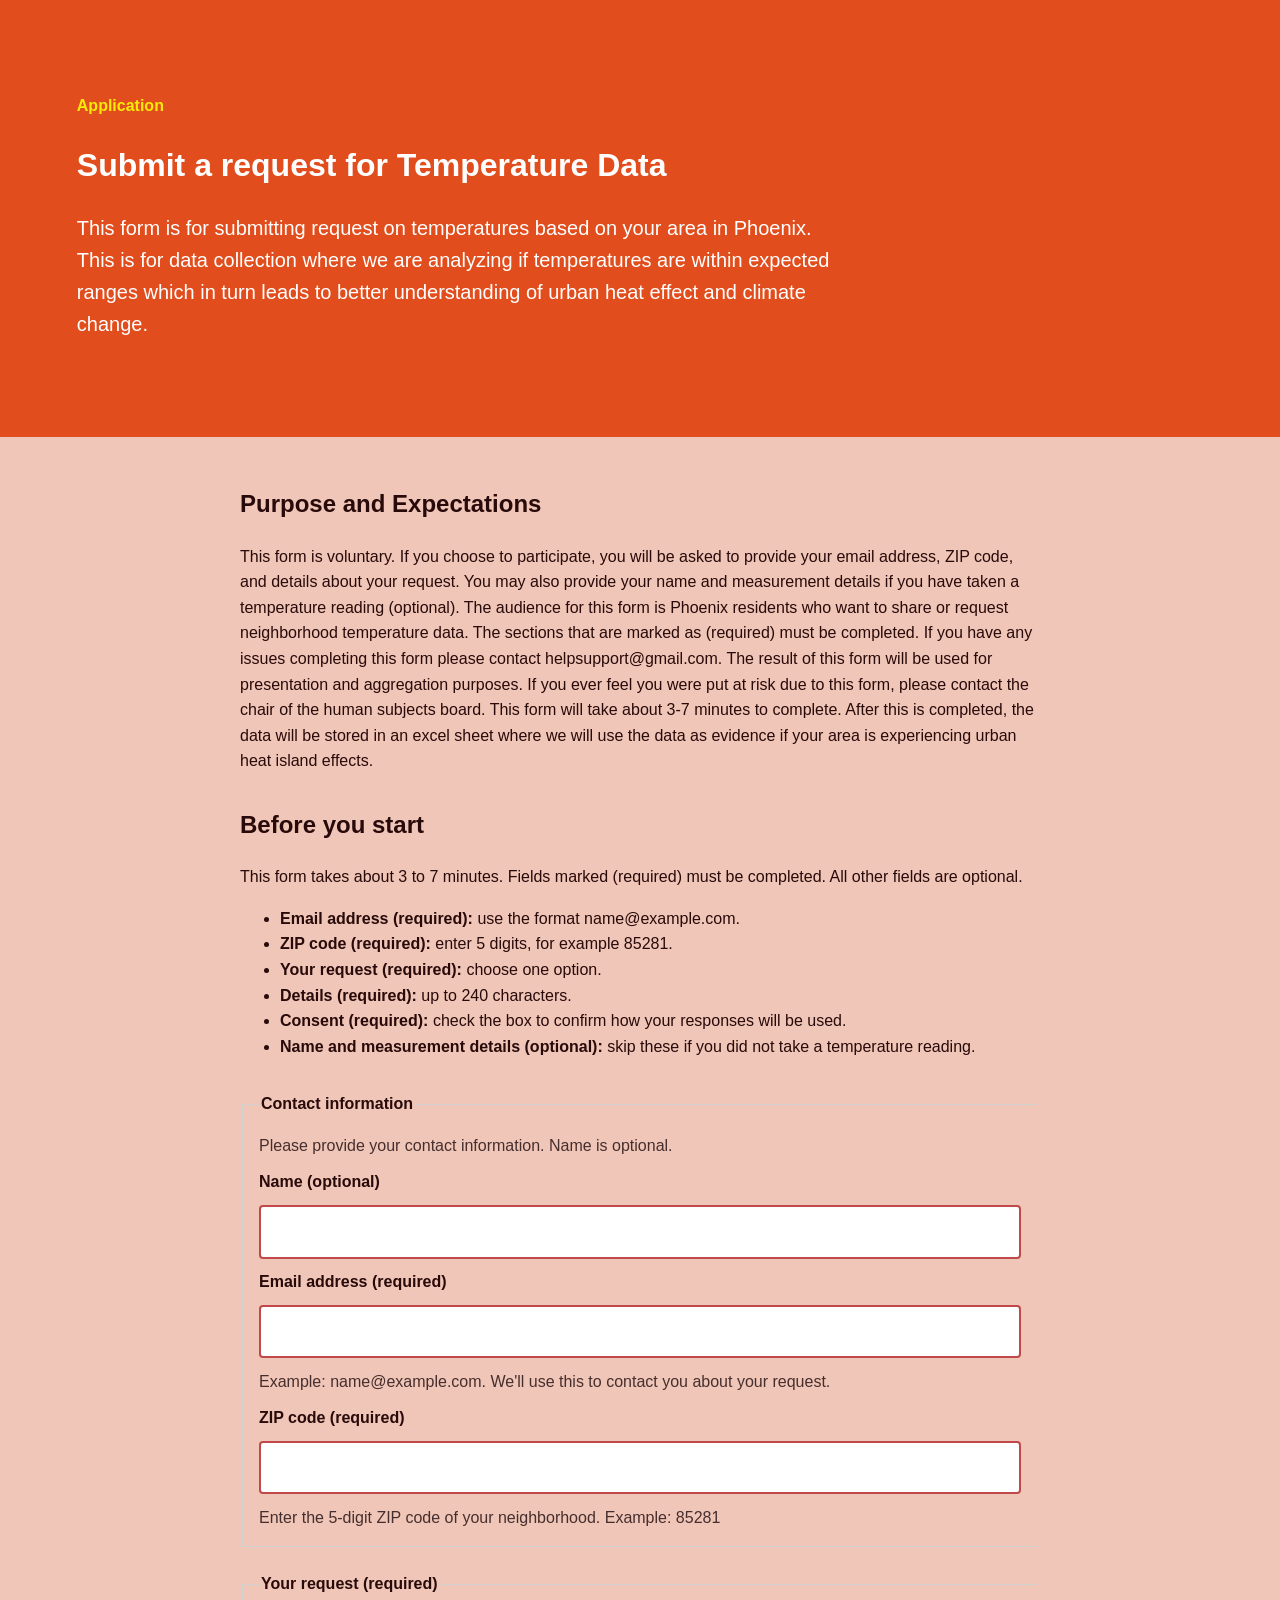
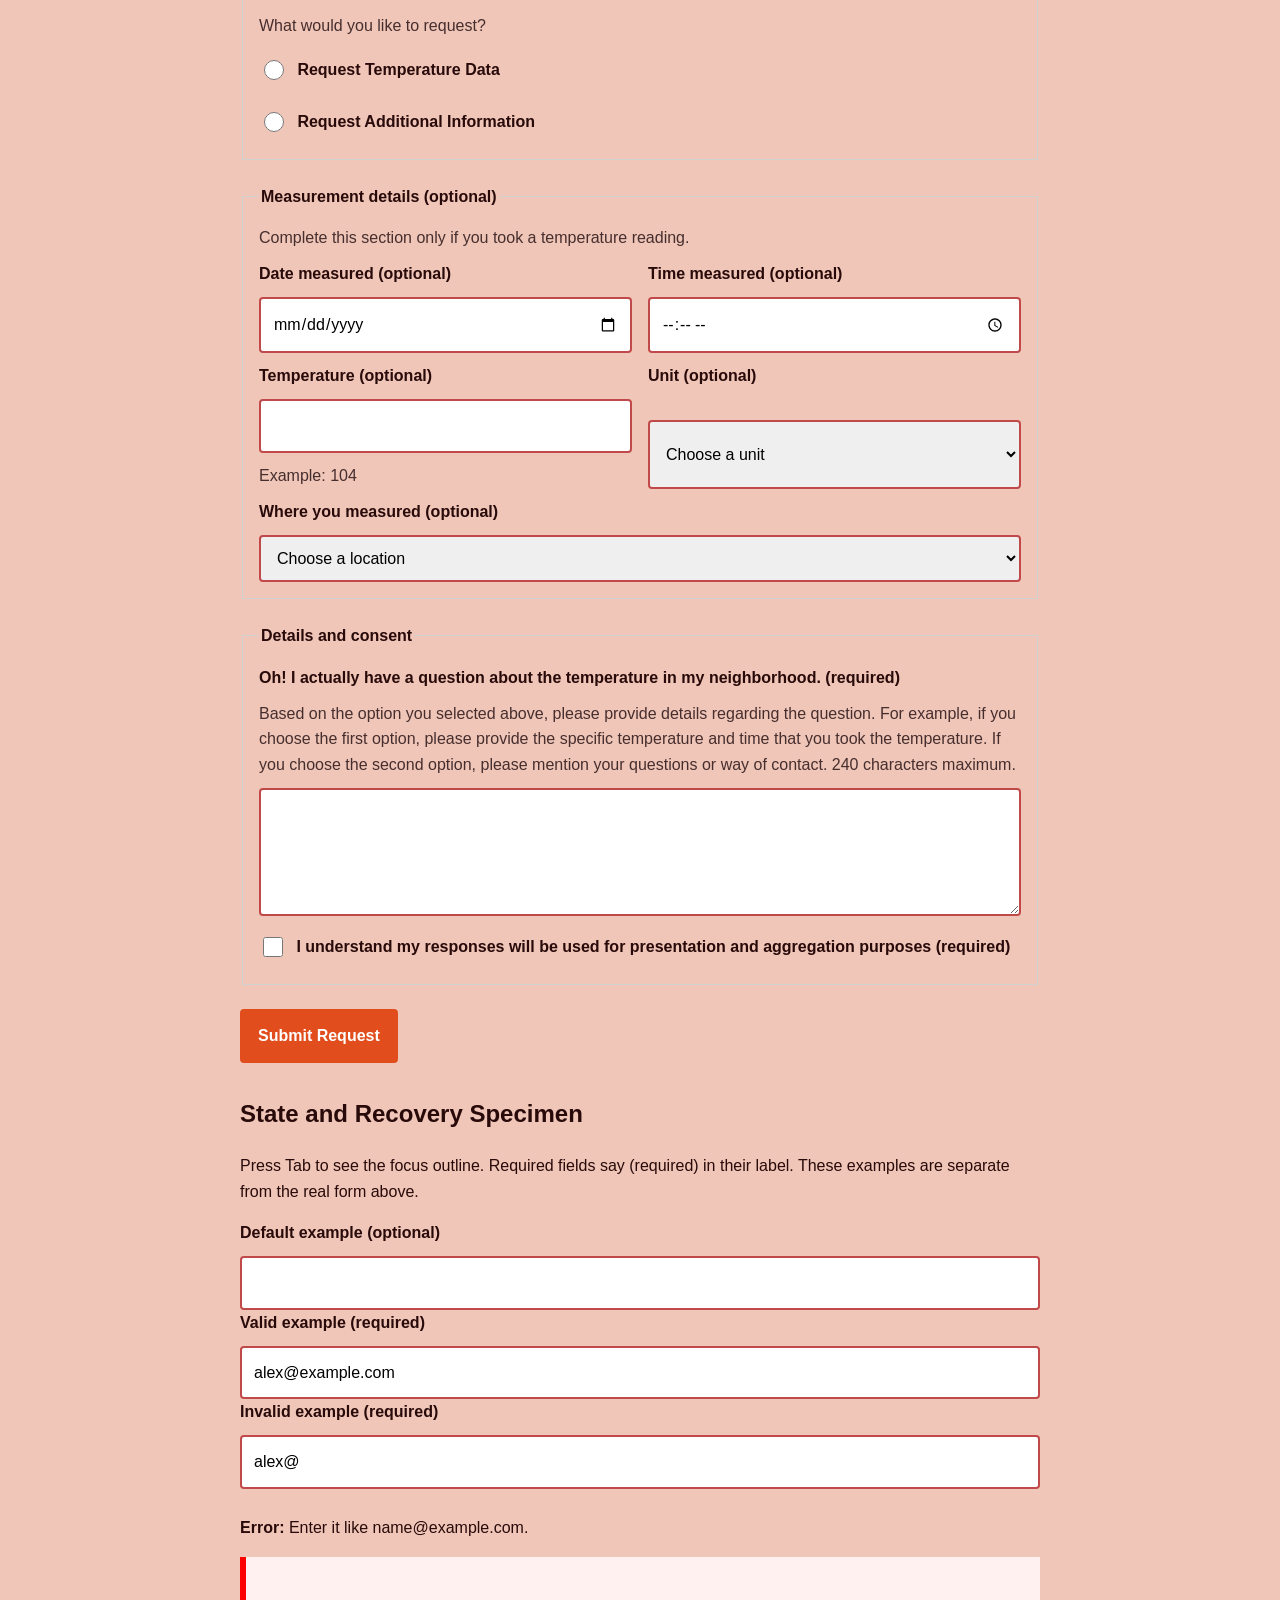
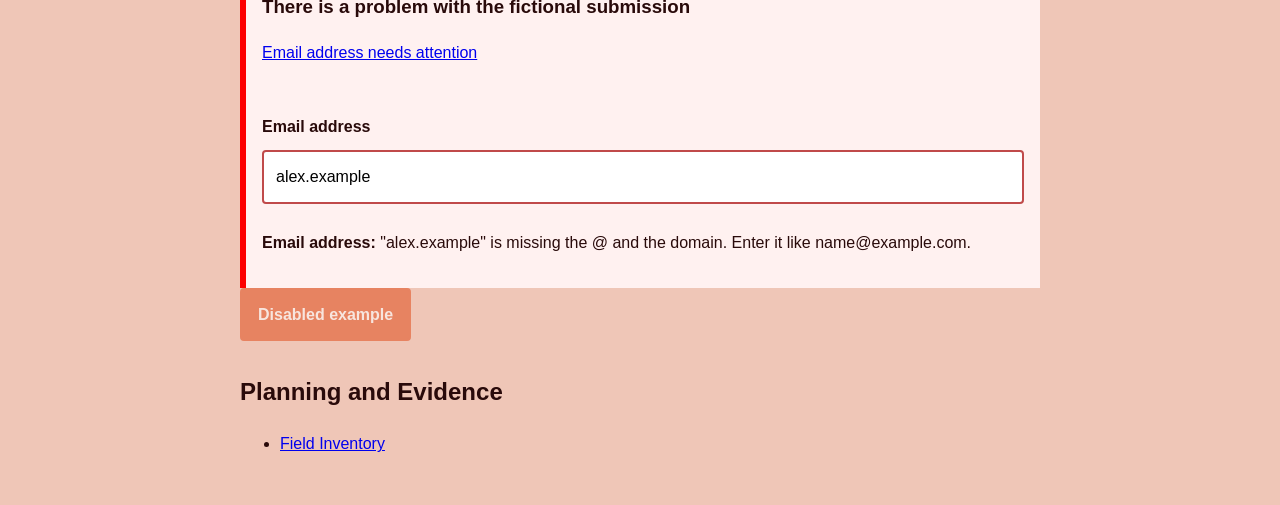
<file: index.html>
<!doctype html>
<html lang="en">
    <head>
        <meta charset="utf-8">
        <meta name="viewport" content="width=device-width,initial-scale=1">
        <title>Inclusive Form Flow</title>
        <link rel="stylesheet" href="styles.css">
    </head>
    <body>
        <header class="page-header">
            <p class="eyebrow">Application</p>
            <h1>Submit a request for Temperature Data</h1>
            <p class="lede">This form is for submitting request on temperatures based on your area in Phoenix. This is for data collection where we are analyzing if temperatures are within expected ranges which in turn leads to better understanding of urban heat effect and climate change.</p>
        </header>
        <main>
            <section id="expectations">
                <h2>Purpose and Expectations</h2>
                <p>This form is voluntary. If you choose to participate, you will be asked to provide your email address, ZIP code, and details about your request. You may also provide your name and measurement details if you have taken a temperature reading (optional).
                    The audience for this form is Phoenix residents who want to share or request neighborhood temperature data.
                    The sections that are marked as (required) must be completed.
                    If you have any issues completing this form please contact helpsupport@gmail.com.
                    The result of this form will be used for presentation and aggregation purposes.
                    If you ever feel you were put at risk due to this form, please contact the chair of the human subjects board.
                    This form will take about 3-7 minutes to complete. After this is completed, the data will be stored in an excel sheet where we will use the data as evidence if your area is experiencing urban heat island effects.</p>
            </section>
            <section id="before-you-start">
                <h2>Before you start</h2>
                <p>This form takes about 3 to 7 minutes. Fields marked (required) must be completed. All other fields are optional.</p>
                <ul>
                    <li><strong>Email address (required):</strong> use the format name@example.com.</li>
                    <li><strong>ZIP code (required):</strong> enter 5 digits, for example 85281.</li>
                    <li><strong>Your request (required):</strong> choose one option.</li>
                    <li><strong>Details (required):</strong> up to 240 characters.</li>
                    <li><strong>Consent (required):</strong> check the box to confirm how your responses will be used.</li>
                    <li><strong>Name and measurement details (optional):</strong> skip these if you did not take a temperature reading.</li>
                </ul>
            </section>
            <form  method="get">
                <fieldset>
                    <legend>Contact information</legend>
                    <p class="help">Please provide your contact information. Name is optional.</p>
                    <div class="field">
                        <label for="name">Name (optional)</label>
                        <input id="name" name="name" type="text" autocomplete="name">
                    </div>
                    <div class="field">
                        <label for="email">Email address (required)</label>
                        <input id="email" name="email" type="email" autocomplete="email" required aria-describedby="email-help">
                        <p class="help" id="email-help">Example: name@example.com. We'll use this to contact you about your request.</p>
                    </div>
                    <div class="field">
                        <label for="zip">ZIP code (required)</label>
                        <input id="zip" name="zip" type="text" inputmode="numeric" autocomplete="postal-code" maxlength="5" required aria-describedby="zip-help">
                        <p class="help" id="zip-help">Enter the 5-digit ZIP code of your neighborhood. Example: 85281</p>
                    </div>
                </fieldset>
                <fieldset>
                    <legend>Your request (required)</legend>
                    <p class="help">What would you like to request?</p>
                    <label class="choice">
                        <input type="radio" name="request_type" value="temperature-data" required> Request Temperature Data
                    </label>
                    <label class="choice">
                        <input type="radio" name="request_type" value="additional-info" required> Request Additional Information
                    </label>
                </fieldset>
                <fieldset>
                    <legend>Measurement details (optional)</legend>
                    <p class="help">Complete this section only if you took a temperature reading.</p>
                    <div class="paired-fields">
                        <div class="field">
                            <label for="measured-date">Date measured (optional)</label>
                            <input id="measured-date" name="measured_date" type="date">
                        </div>
                        <div class="field">
                            <label for="measured-time">Time measured (optional)</label>
                            <input id="measured-time" name="measured_time" type="time">
                        </div>
                    </div>
                    <div class="paired-fields">
                        <div class="field">
                            <label for="temperature">Temperature (optional)</label>
                            <input id="temperature" name="temperature" type="number" min="-20" max="150" step="0.1" aria-describedby="temperature-help">
                            <p class="help" id="temperature-help">Example: 104</p>
                        </div>
                        <div class="field">
                            <label for="unit">Unit (optional)</label>
                            <select id="unit" name="unit">
                                <option value="">Choose a unit</option>
                                <option value="fahrenheit">°F</option>
                                <option value="celsius">°C</option>
                            </select>
                        </div>
                    </div>
                    <div class="field">
                        <label for="measure-location">Where you measured (optional)</label>
                        <select id="measure-location" name="measure_location">
                            <option value="">Choose a location</option>
                            <option value="outdoors-sun">Outdoors, in the sun</option>
                            <option value="outdoors-shade">Outdoors, in the shade</option>
                            <option value="indoors">Indoors</option>
                            <option value="vehicle">Inside a vehicle</option>
                        </select>
                    </div>
                </fieldset>
                <fieldset>
                    <legend>Details and consent</legend>
                    <div class="field">
                        <label for="details">Oh! I actually have a question about the temperature in my neighborhood. (required)</label>
                        <p class="help" id="details-help">Based on the option you selected above, please provide details regarding the question. For example, if you choose the first option, please provide the specific temperature and time that you took the temperature. If you choose the second option, please mention your questions or way of contact. 240 characters maximum.</p>
                        <textarea id="details" name="details" maxlength="240" required aria-describedby="details-help"></textarea>
                    </div>
                    <label class="choice">
                        <input type="checkbox" name="consent" value="agreed" required> I understand my responses will be used for presentation and aggregation purposes (required)
                    </label>
                </fieldset>
                <button type="submit">Submit Request</button>
            </form>
            <section id="states">
                <h2>State and Recovery Specimen</h2>
                <p>Press Tab to see the focus outline. Required fields say (required) in their label. These examples are separate from the real form above.</p>
                <div class="field">
                    <label for="spec-default">Default example (optional)</label>
                    <input id="spec-default" type="text">
                </div>
                <div class="field state-valid">
                    <label for="spec-valid">Valid example (required)</label>
                    <input id="spec-valid" type="email" value="alex@example.com" required>
                </div>
                <div class="field state-invalid">
                    <label for="spec-invalid">Invalid example (required)</label>
                    <input id="spec-invalid" type="email" value="alex@" required aria-invalid="true" aria-describedby="spec-invalid-msg">
                    <p class="msg-invalid" id="spec-invalid-msg"><strong>Error:</strong> Enter it like name@example.com.</p>
                </div>
                <div class="error-summary" role="alert" tabindex="-1">
                    <h3>There is a problem with the fictional submission</h3>
                    <p><a href="#error-example">Email address needs attention</a></p>
                </div>
                <div class="field field-error">
                    <label for="error-example">Email address</label>
                    <input id="error-example" type="email" value="alex.example" aria-invalid="true" aria-describedby="error-message">
                    <p id="error-message"><strong>Email address:</strong> "alex.example" is missing the @ and the domain. Enter it like name@example.com.</p>
                </div>
                <button type="button" disabled>Disabled example</button>
            </section>
            <section id="documentation">
                <h2>Planning and Evidence</h2>
                <ul>
                    <li><a href="field-inventory.html">Field Inventory</a></li>
                </ul>
            </section>
        </main>
    </body>
</html>
</file>
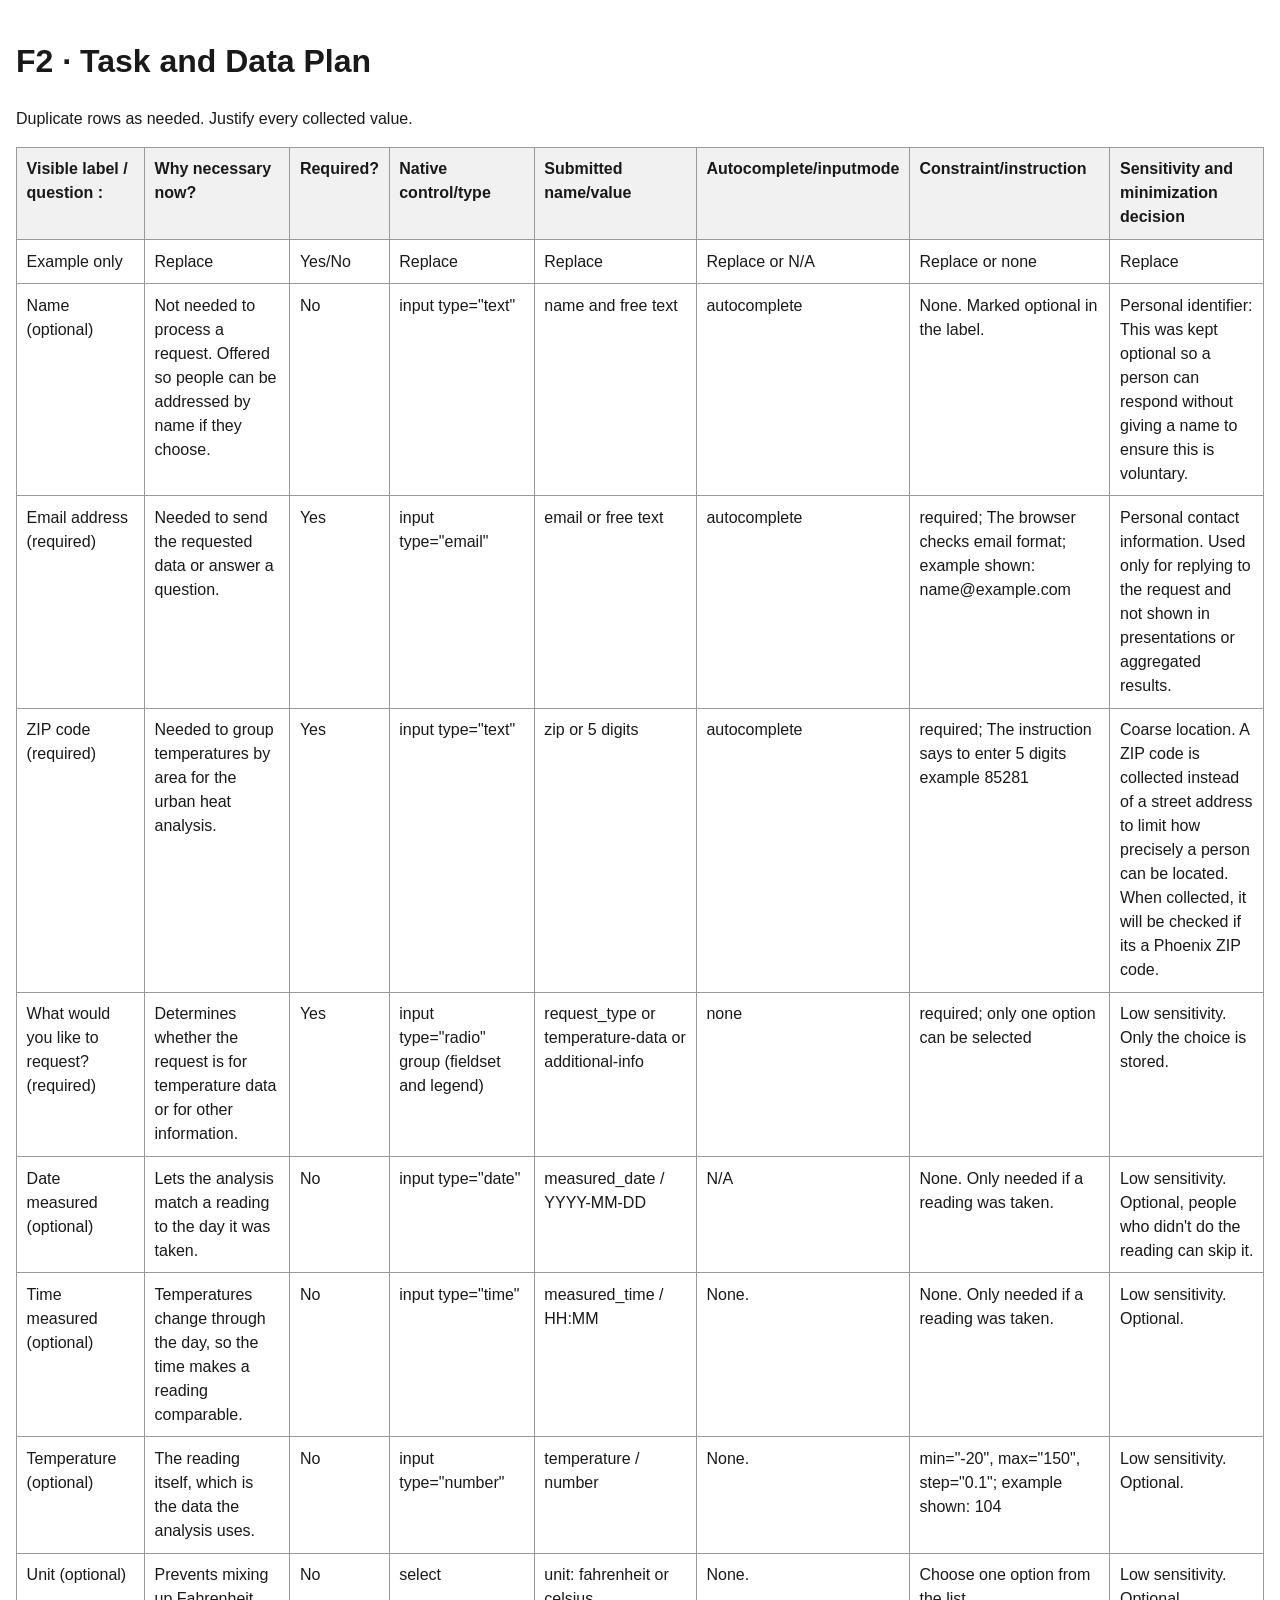
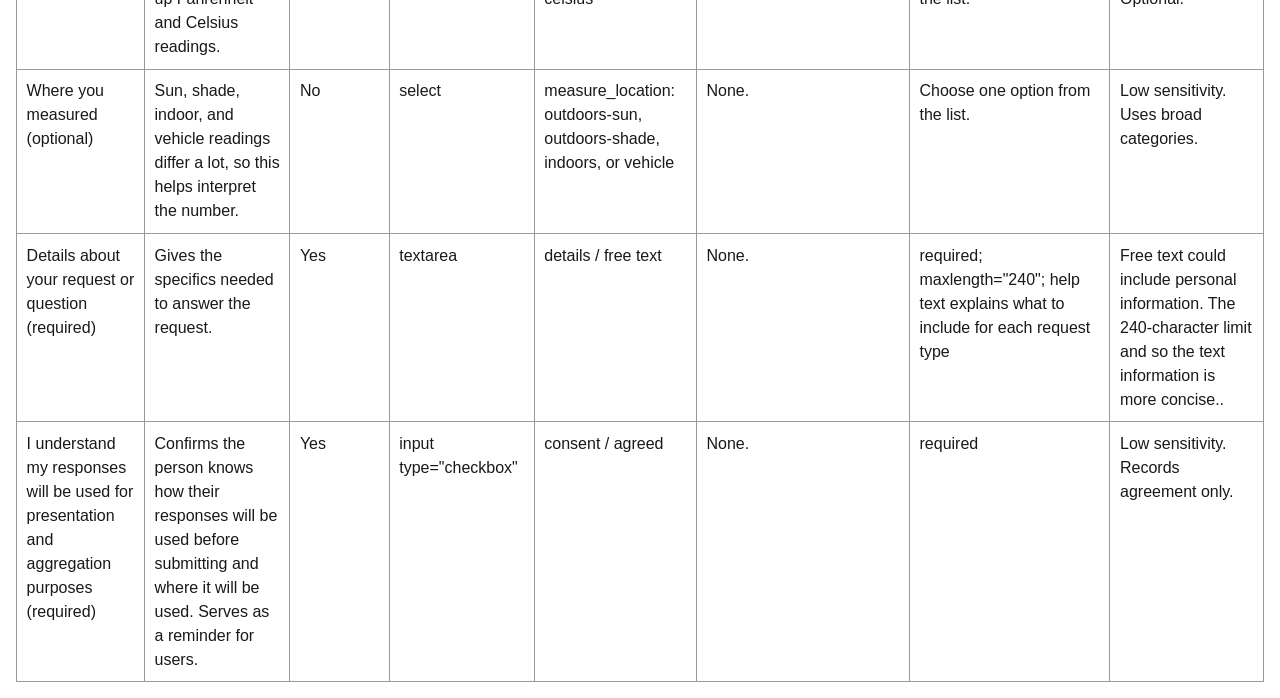
<file: field-inventory-template.html>
<!doctype html>
<html lang="en">
    <head>
        <meta charset="utf-8">
        <meta name="viewport" content="width=device-width,initial-scale=1">
        <title>Field Inventory</title>
        <style>
        body{
            font-family:Arial,sans-serif;
            line-height:1.5;
            max-width:80rem;
            margin:auto;
            padding:1rem;
            color:#191919;
        }
        table{
            width:100%;
            border-collapse:collapse;
        }
        th,td{
            padding:.6rem;
            border:1px solid #999;
            text-align:left;
            vertical-align:top;
        }
        th{
            background:#f1f1f1;
        }
        </style>
        </head>
        <body>
            <h1>F2 · Task and Data Plan</h1>
            <p>Duplicate rows as needed. Justify every collected value.</p>
            <table>
                <thead>
                    <tr>
                        <th>Visible label / question : </th>
                        <th>Why necessary now?</th>
                        <th>Required?</th>
                        <th>Native control/type</th>
                        <th>Submitted name/value</th>
                        <th>Autocomplete/inputmode</th>
                        <th>Constraint/instruction</th>
                        <th>Sensitivity and minimization decision</th>
                    </tr>
                </thead>
                <tbody>
                    <tr>
                        <td>Example only</td>
                        <td>Replace</td>
                        <td>Yes/No</td>
                        <td>Replace</td>
                        <td>Replace</td>
                        <td>Replace or N/A</td>
                        <td>Replace or none</td>
                        <td>Replace</td>
                    </tr>







                     <tr>
                        <td>Name (optional)</td>
                        <td>Not needed to process a request. Offered so people can be addressed by name if they choose.</td>
                        <td>No</td>
                        <td>input type="text"</td>
                        <td>name and free text</td>
                        <td>autocomplete</td>
                        <td>None. Marked optional in the label.</td>
                        <td>Personal identifier: This was kept optional so a person can respond without giving a name to ensure this is voluntary.</td>
                    </tr>
                    <tr>
                        <td>Email address (required)</td>
                        <td>Needed to send the requested data or answer a question.</td>
                        <td>Yes</td>
                        <td>input type="email"</td>
                        <td>email or free text</td>
                        <td>autocomplete</td>
                        <td>required; The browser checks email format; example shown: name@example.com</td>
                        <td>Personal contact information. Used only for replying to the request and not shown in presentations or aggregated results.</td>
                    </tr>
                    <tr>
                        <td>ZIP code (required)</td>
                        <td>Needed to group temperatures by area for the urban heat analysis.</td>
                        <td>Yes</td>
                        <td>input type="text"</td>
                        <td>zip or 5 digits</td>
                        <td>autocomplete</td>
                        <td>required; The instruction says to enter 5 digits <form action=""></form> example 85281</td>
                        <td>Coarse location. A ZIP code is collected instead of a street address to limit how precisely a person can be located. When collected, it will be checked if its a Phoenix ZIP code.</td>
                    </tr>
                    <tr>
                        <td>What would you like to request? (required)</td>
                        <td>Determines whether the request is for temperature data or for other information.</td>
                        <td>Yes</td>
                        <td>input type="radio" group (fieldset and legend)</td>
                        <td>request_type or temperature-data or additional-info</td>
                        <td>none</td>
                        <td>required; only one option can be selected</td>
                        <td>Low sensitivity. Only the choice is stored.</td>
                    </tr>
                    <tr>
                        <td>Date measured (optional)</td>
                        <td>Lets the analysis match a reading to the day it was taken.</td>
                        <td>No</td>
                        <td>input type="date"</td>
                        <td>measured_date / YYYY-MM-DD</td>
                        <td>N/A</td>
                        <td>None. Only needed if a reading was taken.</td>
                        <td>Low sensitivity. Optional, people who didn't do the reading can skip it.</td>
                    </tr>
                    <tr>
                        <td>Time measured (optional)</td>
                        <td>Temperatures change through the day, so the time makes a reading comparable.</td>
                        <td>No</td>
                        <td>input type="time"</td>
                        <td>measured_time / HH:MM</td>
                        <td>None.</td>
                        <td>None. Only needed if a reading was taken.</td>
                        <td>Low sensitivity. Optional.</td>
                    </tr>
                    <tr>
                        <td>Temperature (optional)</td>
                        <td>The reading itself, which is the data the analysis uses.</td>
                        <td>No</td>
                        <td>input type="number"</td>
                        <td>temperature / number</td>
                        <td>None.</td>
                        <td>min="-20", max="150", step="0.1"; example shown: 104</td>
                        <td>Low sensitivity. Optional.</td>
                    </tr>
                    <tr>
                        <td>Unit (optional)</td>
                        <td>Prevents mixing up Fahrenheit and Celsius readings.</td>
                        <td>No</td>
                        <td>select</td>
                        <td>unit: fahrenheit or celsius</td>
                        <td>None.</td>
                        <td>Choose one option from the list.</td>
                        <td>Low sensitivity. Optional.</td>
                    </tr>
                    <tr>
                        <td>Where you measured (optional)</td>
                        <td>Sun, shade, indoor, and vehicle readings differ a lot, so this helps interpret the number.</td>
                        <td>No</td>
                        <td>select</td>
                        <td>measure_location: outdoors-sun, outdoors-shade, indoors, or vehicle</td>
                        <td>None.</td>
                        <td>Choose one option from the list.</td>
                        <td>Low sensitivity. Uses broad categories.</td>
                    </tr>
                    <tr>
                        <td>Details about your request or question (required)</td>
                        <td>Gives the specifics needed to answer the request.</td>
                        <td>Yes</td>
                        <td>textarea</td>
                        <td>details / free text</td>
                        <td>None.</td>
                        <td>required; maxlength="240"; help text explains what to include for each request type</td>
                        <td>Free text could include personal information. The 240-character limit and so the text information is more concise..</td>
                    </tr>
                    <tr>
                        <td>I understand my responses will be used for presentation and aggregation purposes (required)</td>
                        <td>Confirms the person knows how their responses will be used before submitting and where it will be used. Serves as a reminder for users.</td>
                        <td>Yes</td>
                        <td>input type="checkbox"</td>
                        <td>consent / agreed</td>
                        <td>None.</td>
                        <td>required</td>
                        <td>Low sensitivity. Records agreement only.</td>
                    </tr>
                </tbody>
            </table>
        </body>
        </html>
</file>
<file: styles.css>
:root{
    --color-text:hsl(0, 60%, 10%);
    --color-surface:#efc6b7;
    --color-action:#e14d1c;
    --color-accent:#f8ec06;
    --color-muted:#472e2e;
    --color-border:#c04a4a;
    --color-error:#fd0000;

    --space-3:1rem;
    --radius-card:.5rem;
    --measure:68ch;
}
*,*::before,*::after{
    box-sizing:border-box;
}
body{
    margin:0;
    color:var(--color-text);
    background:var(--color-surface);
    font-family: "Helvetica Neue", Helvetica, Arial, sans-serif;
    line-height:1.6;
}
.page-header{
    padding:clamp(2rem,6vw,5rem);
    background:var(--color-action);
    color:#fff;
}
.eyebrow{
    color:var(--color-accent);
    font-weight:700;
}
.lede{
    max-width:var(--measure);
    font-size:1.25rem;
}
main{
    max-width:52rem;
    margin:auto;
    padding:var(--space-3);
}
section,form{
    margin-block:2rem;
}
form,fieldset,.field{
    display:grid;
    gap:.65rem;
}
form{
    gap:1.5rem;
}
fieldset{
    padding:1rem;
    border:1px solid #d0d0d0;
    border-radius:var(--radius);
}
legend,label{
    font-weight:700;
}
.help{
    margin:0;
    color:var(--color-muted);
}
input,select,textarea,button{
    font:inherit;
}
input:not([type="radio"]):not([type="checkbox"]),select,textarea{
    width:100%;
    padding:.75rem;
    border:2px solid var(--color-border);
    border-radius:.25rem;
}
textarea{
    min-height:8rem;
    resize:vertical;
}
.choice{
    display:flex;
    gap:.65rem;
    align-items:flex-start;
    padding:.5rem 0;
}
.choice input{
    inline-size:1.25rem;
    block-size:1.25rem;
}
button{
    justify-self:start;
    min-height:44px;
    padding:.75rem 1rem;
    background:var(--color-action);
    color:#fff;
    border:2px solid var(--color-action);
    border-radius:.25rem;
    font-weight:700;
}
:focus-visible{
    outline:.2rem solid var(--color-accent);
    outline-offset:.2rem;
}
.error-summary,.field-error{
    padding:1rem;
    border-left:.4rem solid var(--color-error);
    background:#fff1f0;
}
.field-error input{
    border-color:var(--color-error);
}
button:disabled{
    opacity:.55;
    cursor:not-allowed;
}
@media (min-width:48rem){
    .paired-fields{
        display:grid;
        grid-template-columns:1fr 1fr;
        gap:1rem;
    }
}
</file>
